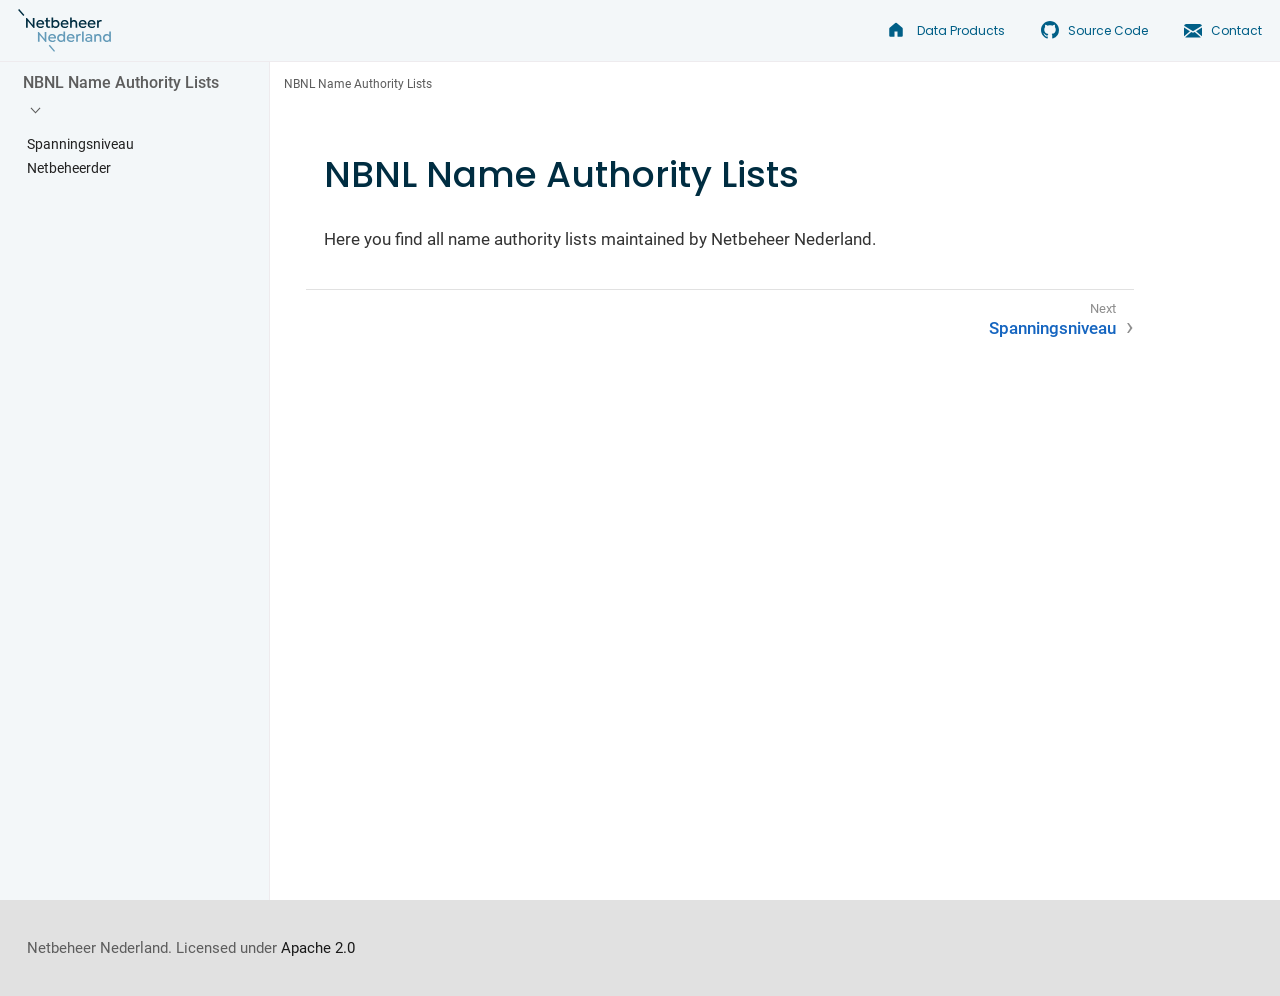
<file: docs/index.html>
<!DOCTYPE html>
<html lang="en">
  <head>
    <meta charset="utf-8">
    <meta name="viewport" content="width=device-width,initial-scale=1">
    <title>NBNL Name Authority Lists</title>
    <link rel="canonical" href="https://modellen.netbeheernederland.nl/name-authority-lists/index.html">
    <link rel="next" href="spanningsniveau.html">
    <meta name="generator" content="Antora 3.2.0">
    <link rel="stylesheet" href="./_/css/site.css">
    <link rel="icon" href="./_/img/favicon.png" type="image/png">
  </head>
  <body class="article">
<header class="header">
  <nav class="navbar">
    <div class="navbar-brand">
      <a class="navbar-item" href="https://modellen.netbeheernederland.nl">
        <img id="site-logo" alt="" src="./_/img/logo.svg" />
      </a>
      <button class="navbar-burger" aria-controls="topbar-nav" aria-expanded="false" aria-label="Toggle main menu">
        <span></span>
        <span></span>
        <span></span>
      </button>
    </div>
    <div id="topbar-nav" class="navbar-menu">
      <div class="navbar-end">
        <a class="navbar-item" href="https://modellen.netbeheernederland.nl/data-products"><svg xmlns="http://www.w3.org/2000/svg" fill="currentColor" style="height:1rem; margin-right:0.5em; margin-bottom:0.1rem" width="24" height="24" viewBox="0 0 24 24"><path d="M12.97 2.59a1.5 1.5 0 0 0-1.94 0l-7.5 6.363A1.5 1.5 0 0 0 3 10.097V19.5A1.5 1.5 0 0 0 4.5 21h4.75a.75.75 0 0 0 .75-.75V14h4v6.25c0 .414.336.75.75.75h4.75a1.5 1.5 0 0 0 1.5-1.5v-9.403a1.5 1.5 0 0 0-.53-1.144l-7.5-6.363Z"/></svg>&nbsp;Data Products</a>
        <a class="navbar-item" href="https://github.com/Netbeheer-Nederland/name-authority-lists"><svg xmlns="http://www.w3.org/2000/svg" viewBox="0 0 24 24" fill="currentColor" style="height:1rem; margin-right:0.5em; margin-bottom:0.1rem"><path d="M12 0C5.37 0 0 5.37 0 12c0 5.31 3.435 9.795 8.205 11.385.6.105.825-.255.825-.57 0-.285-.015-1.05-.015-2.07-3.345.72-4.05-1.605-4.05-1.605-.54-1.38-1.335-1.755-1.335-1.755-1.095-.75.09-.735.09-.735 1.215.09 1.845 1.245 1.845 1.245 1.08 1.86 2.835 1.32 3.525 1.005.105-.78.42-1.32.765-1.62-2.67-.3-5.475-1.335-5.475-5.925 0-1.305.465-2.385 1.23-3.225-.12-.3-.54-1.53.12-3.18 0 0 1.005-.315 3.3 1.23.96-.27 1.98-.405 3-.405 1.02 0 2.04.135 3 .405 2.28-1.56 3.285-1.245 3.285-1.245.66 1.65.24 2.88.12 3.18.765.84 1.23 1.905 1.23 3.225 0 4.605-2.805 5.625-5.475 5.925.435.375.81 1.095.81 2.22 0 1.605-.015 2.895-.015 3.285 0 .315.225.69.825.57A12.02 12.02 0 0 0 24 12c0-6.63-5.37-12-12-12z"></path></svg>&nbsp;Source Code</a>
        <a class="navbar-item" href="mailto:teamsemantiek@netbeheernederland.nl"><svg xmlns="http://www.w3.org/2000/svg" viewBox="0 0 24 24" fill="currentColor" style="height:1rem; margin-right:0.5em; margin-bottom:0.1rem"><path d="M16.067,13.6l7.685,6.587A2.968,2.968,0,0,0,24,19V8.549Z"></path><path d="M12.538,13.473,23.892,6.247A3,3,0,0,0,21,4H3A3,3,0,0,0,.108,6.247l11.355,7.226A1.006,1.006,0,0,0,12.538,13.473Z"></path><path d="M0,8.549V19a2.968,2.968,0,0,0,.248,1.185L7.933,13.6Z"></path><path d="M14.314,14.714l-.7.447a3.016,3.016,0,0,1-3.221,0l-.7-.448c-.015.014-.021.033-.036.046L1.618,21.645A2.953,2.953,0,0,0,3,22H21a2.957,2.957,0,0,0,1.383-.355L14.35,14.759C14.334,14.746,14.328,14.727,14.314,14.714Z"></path></svg>&nbsp;Contact</a>
      </div>
    </div>
  </nav>
</header>
<div class="body">
<div class="nav-container" data-component="ROOT" data-version="">
  <aside class="nav">
    <div class="panels">
<div class="nav-panel-explore" data-panel="explore">
  <div class="context">
    <h3 class="title"><a href="index.html">NBNL Name Authority Lists</a></h3>
    <div class="version"></div>
  </div>
  <ul class="components">
    <li class="component is-current">
      <div class="title"><a href="index.html">NBNL Name Authority Lists</a></div>
    </li>
  </ul>
</div>
<div class="nav-panel-menu is-active" data-panel="menu">
  <nav class="nav-menu">
    <button class="nav-menu-toggle" aria-label="Toggle expand/collapse all" style="display: none"></button>
<ul class="nav-list">
  <li class="nav-item" data-depth="0">
<ul class="nav-list">
  <li class="nav-item" data-depth="1">
    <a class="nav-link" href="spanningsniveau.html">Spanningsniveau</a>
  </li>
  <li class="nav-item" data-depth="1">
    <a class="nav-link" href="netbeheerder.html">Netbeheerder</a>
  </li>
</ul>
  </li>
</ul>
  </nav>
</div>
    </div>
  </aside>
</div>
<main class="article">
<div class="toolbar" role="navigation">
<button class="nav-toggle"></button>
<nav class="breadcrumbs" aria-label="breadcrumbs">
  <ul>
    <li><a href="index.html">NBNL Name Authority Lists</a></li>
  </ul>
</nav>
</div>
  <div class="content">
<aside class="toc sidebar" data-title="Contents" data-levels="2">
  <div class="toc-menu"></div>
</aside>
<article class="doc">
<h1 class="page">NBNL Name Authority Lists</h1>
<div class="paragraph">
<p>Here you find all name authority lists maintained by Netbeheer Nederland.</p>
</div>
<nav class="pagination">
  <span class="next"><a href="spanningsniveau.html">Spanningsniveau</a></span>
</nav>
</article>
  </div>
</main>
</div>
<footer class="footer">
  <p>Netbeheer Nederland. Licensed under <a href="https://www.apache.org/licenses/LICENSE-2.0.txt">Apache 2.0</a></p>
</footer>
<script id="site-script" src="./_/js/site.js" data-ui-root-path="./_"></script>
<script async src="./_/js/vendor/highlight.js"></script>
  </body>
</html>
</file>
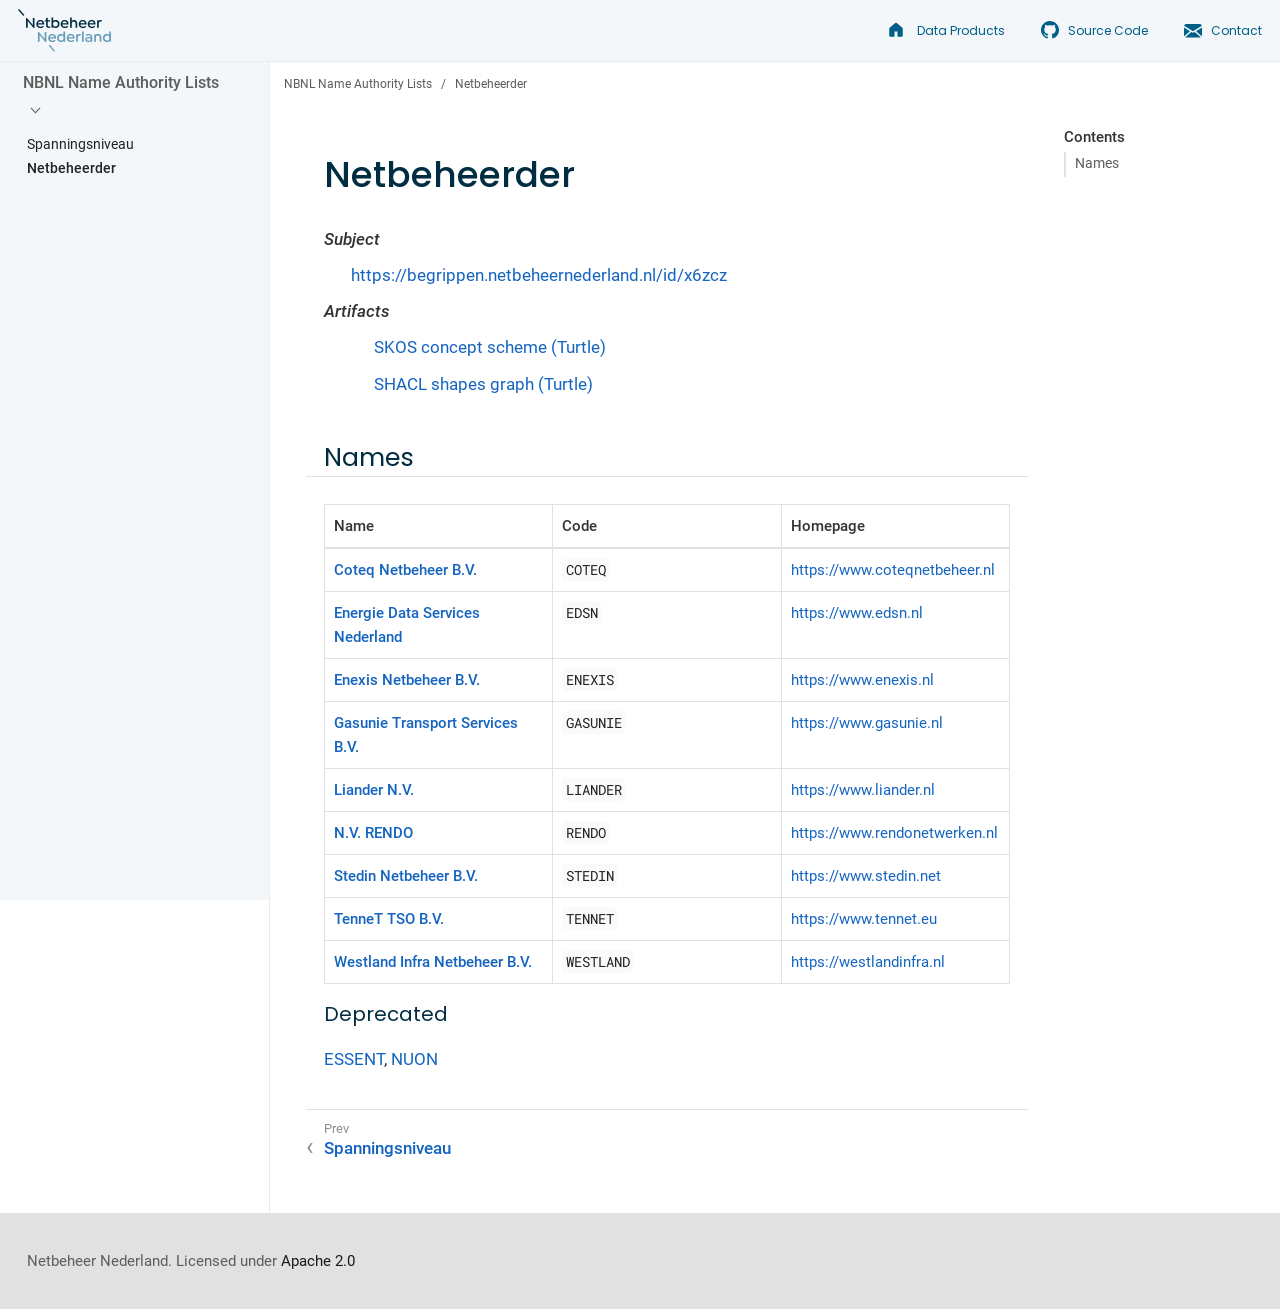
<file: docs/netbeheerder.html>
<!DOCTYPE html>
<html lang="en">
  <head>
    <meta charset="utf-8">
    <meta name="viewport" content="width=device-width,initial-scale=1">
    <title>Netbeheerder</title>
    <link rel="canonical" href="https://modellen.netbeheernederland.nl/name-authority-lists/netbeheerder.html">
    <link rel="prev" href="spanningsniveau.html">
    <meta name="generator" content="Antora 3.2.0">
    <link rel="stylesheet" href="./_/css/site.css">
    <link rel="icon" href="./_/img/favicon.png" type="image/png">
  </head>
  <body class="article">
<header class="header">
  <nav class="navbar">
    <div class="navbar-brand">
      <a class="navbar-item" href="https://modellen.netbeheernederland.nl">
        <img id="site-logo" alt="" src="./_/img/logo.svg" />
      </a>
      <button class="navbar-burger" aria-controls="topbar-nav" aria-expanded="false" aria-label="Toggle main menu">
        <span></span>
        <span></span>
        <span></span>
      </button>
    </div>
    <div id="topbar-nav" class="navbar-menu">
      <div class="navbar-end">
        <a class="navbar-item" href="https://modellen.netbeheernederland.nl/data-products"><svg xmlns="http://www.w3.org/2000/svg" fill="currentColor" style="height:1rem; margin-right:0.5em; margin-bottom:0.1rem" width="24" height="24" viewBox="0 0 24 24"><path d="M12.97 2.59a1.5 1.5 0 0 0-1.94 0l-7.5 6.363A1.5 1.5 0 0 0 3 10.097V19.5A1.5 1.5 0 0 0 4.5 21h4.75a.75.75 0 0 0 .75-.75V14h4v6.25c0 .414.336.75.75.75h4.75a1.5 1.5 0 0 0 1.5-1.5v-9.403a1.5 1.5 0 0 0-.53-1.144l-7.5-6.363Z"/></svg>&nbsp;Data Products</a>
        <a class="navbar-item" href="https://github.com/Netbeheer-Nederland/name-authority-lists"><svg xmlns="http://www.w3.org/2000/svg" viewBox="0 0 24 24" fill="currentColor" style="height:1rem; margin-right:0.5em; margin-bottom:0.1rem"><path d="M12 0C5.37 0 0 5.37 0 12c0 5.31 3.435 9.795 8.205 11.385.6.105.825-.255.825-.57 0-.285-.015-1.05-.015-2.07-3.345.72-4.05-1.605-4.05-1.605-.54-1.38-1.335-1.755-1.335-1.755-1.095-.75.09-.735.09-.735 1.215.09 1.845 1.245 1.845 1.245 1.08 1.86 2.835 1.32 3.525 1.005.105-.78.42-1.32.765-1.62-2.67-.3-5.475-1.335-5.475-5.925 0-1.305.465-2.385 1.23-3.225-.12-.3-.54-1.53.12-3.18 0 0 1.005-.315 3.3 1.23.96-.27 1.98-.405 3-.405 1.02 0 2.04.135 3 .405 2.28-1.56 3.285-1.245 3.285-1.245.66 1.65.24 2.88.12 3.18.765.84 1.23 1.905 1.23 3.225 0 4.605-2.805 5.625-5.475 5.925.435.375.81 1.095.81 2.22 0 1.605-.015 2.895-.015 3.285 0 .315.225.69.825.57A12.02 12.02 0 0 0 24 12c0-6.63-5.37-12-12-12z"></path></svg>&nbsp;Source Code</a>
        <a class="navbar-item" href="mailto:teamsemantiek@netbeheernederland.nl"><svg xmlns="http://www.w3.org/2000/svg" viewBox="0 0 24 24" fill="currentColor" style="height:1rem; margin-right:0.5em; margin-bottom:0.1rem"><path d="M16.067,13.6l7.685,6.587A2.968,2.968,0,0,0,24,19V8.549Z"></path><path d="M12.538,13.473,23.892,6.247A3,3,0,0,0,21,4H3A3,3,0,0,0,.108,6.247l11.355,7.226A1.006,1.006,0,0,0,12.538,13.473Z"></path><path d="M0,8.549V19a2.968,2.968,0,0,0,.248,1.185L7.933,13.6Z"></path><path d="M14.314,14.714l-.7.447a3.016,3.016,0,0,1-3.221,0l-.7-.448c-.015.014-.021.033-.036.046L1.618,21.645A2.953,2.953,0,0,0,3,22H21a2.957,2.957,0,0,0,1.383-.355L14.35,14.759C14.334,14.746,14.328,14.727,14.314,14.714Z"></path></svg>&nbsp;Contact</a>
      </div>
    </div>
  </nav>
</header>
<div class="body">
<div class="nav-container" data-component="ROOT" data-version="">
  <aside class="nav">
    <div class="panels">
<div class="nav-panel-explore" data-panel="explore">
  <div class="context">
    <h3 class="title"><a href="index.html">NBNL Name Authority Lists</a></h3>
    <div class="version"></div>
  </div>
  <ul class="components">
    <li class="component is-current">
      <div class="title"><a href="index.html">NBNL Name Authority Lists</a></div>
    </li>
  </ul>
</div>
<div class="nav-panel-menu is-active" data-panel="menu">
  <nav class="nav-menu">
    <button class="nav-menu-toggle" aria-label="Toggle expand/collapse all" style="display: none"></button>
<ul class="nav-list">
  <li class="nav-item" data-depth="0">
<ul class="nav-list">
  <li class="nav-item" data-depth="1">
    <a class="nav-link" href="spanningsniveau.html">Spanningsniveau</a>
  </li>
  <li class="nav-item is-current-page" data-depth="1">
    <a class="nav-link" href="netbeheerder.html">Netbeheerder</a>
  </li>
</ul>
  </li>
</ul>
  </nav>
</div>
    </div>
  </aside>
</div>
<main class="article">
<div class="toolbar" role="navigation">
<button class="nav-toggle"></button>
<nav class="breadcrumbs" aria-label="breadcrumbs">
  <ul>
    <li><a href="index.html">NBNL Name Authority Lists</a></li>
    <li><a href="netbeheerder.html">Netbeheerder</a></li>
  </ul>
</nav>
</div>
  <div class="content">
<aside class="toc sidebar" data-title="Contents" data-levels="2">
  <div class="toc-menu"></div>
</aside>
<article class="doc">
<h1 class="page">Netbeheerder</h1>
<div id="preamble">
<div class="sectionbody">
<div class="dlist">
<dl>
<dt class="hdlist1">Subject</dt>
<dd>
<p><a href="https://begrippen.netbeheernederland.nl/id/x6zcz" class="bare">https://begrippen.netbeheernederland.nl/id/x6zcz</a></p>
</dd>
<dt class="hdlist1">Artifacts</dt>
<dd>
<div class="ulist no-bullet">
<ul class="no-bullet">
<li>
<p><a href="_attachments/netbeheerder.skos.ttl" class="xref attachment" target="read-later">SKOS concept scheme (Turtle)</a></p>
</li>
<li>
<p><a href="_attachments/netbeheerder.shacl.ttl" class="xref attachment" target="read-later">SHACL shapes graph (Turtle)</a></p>
</li>
</ul>
</div>
</dd>
</dl>
</div>
</div>
</div>
<div class="sect1">
<h2 id="_names"><a class="anchor" href="#_names"></a>Names</h2>
<div class="sectionbody">
<table class="tableblock frame-all grid-all stretch">
<colgroup>
<col style="width: 33.3333%;">
<col style="width: 33.3333%;">
<col style="width: 33.3334%;">
</colgroup>
<thead>
<tr>
<th class="tableblock halign-left valign-top">Name</th>
<th class="tableblock halign-left valign-top">Code</th>
<th class="tableblock halign-left valign-top">Homepage</th>
</tr>
</thead>
<tbody>
<tr>
<td class="tableblock halign-left valign-top"><p class="tableblock"><a id="COTEQ"></a><a href="https://modellen.netbeheernederland.nl/name-authority-lists/netbeheerder#COTEQ"><strong>Coteq Netbeheer B.V.</strong></a></p></td>
<td class="tableblock halign-left valign-top"><p class="tableblock"><code>COTEQ</code></p></td>
<td class="tableblock halign-left valign-top"><p class="tableblock"><a href="https://www.coteqnetbeheer.nl" class="bare">https://www.coteqnetbeheer.nl</a></p></td>
</tr>
<tr>
<td class="tableblock halign-left valign-top"><p class="tableblock"><a id="EDSN"></a><a href="https://modellen.netbeheernederland.nl/name-authority-lists/netbeheerder#EDSN"><strong>Energie Data Services Nederland</strong></a></p></td>
<td class="tableblock halign-left valign-top"><p class="tableblock"><code>EDSN</code></p></td>
<td class="tableblock halign-left valign-top"><p class="tableblock"><a href="https://www.edsn.nl" class="bare">https://www.edsn.nl</a></p></td>
</tr>
<tr>
<td class="tableblock halign-left valign-top"><p class="tableblock"><a id="ENEXIS"></a><a href="https://modellen.netbeheernederland.nl/name-authority-lists/netbeheerder#ENEXIS"><strong>Enexis Netbeheer B.V.</strong></a></p></td>
<td class="tableblock halign-left valign-top"><p class="tableblock"><code>ENEXIS</code></p></td>
<td class="tableblock halign-left valign-top"><p class="tableblock"><a href="https://www.enexis.nl" class="bare">https://www.enexis.nl</a></p></td>
</tr>
<tr>
<td class="tableblock halign-left valign-top"><p class="tableblock"><a id="GASUNIE"></a><a href="https://modellen.netbeheernederland.nl/name-authority-lists/netbeheerder#GASUNIE"><strong>Gasunie Transport Services B.V.</strong></a></p></td>
<td class="tableblock halign-left valign-top"><p class="tableblock"><code>GASUNIE</code></p></td>
<td class="tableblock halign-left valign-top"><p class="tableblock"><a href="https://www.gasunie.nl" class="bare">https://www.gasunie.nl</a></p></td>
</tr>
<tr>
<td class="tableblock halign-left valign-top"><p class="tableblock"><a id="LIANDER"></a><a href="https://modellen.netbeheernederland.nl/name-authority-lists/netbeheerder#LIANDER"><strong>Liander N.V.</strong></a></p></td>
<td class="tableblock halign-left valign-top"><p class="tableblock"><code>LIANDER</code></p></td>
<td class="tableblock halign-left valign-top"><p class="tableblock"><a href="https://www.liander.nl" class="bare">https://www.liander.nl</a></p></td>
</tr>
<tr>
<td class="tableblock halign-left valign-top"><p class="tableblock"><a id="RENDO"></a><a href="https://modellen.netbeheernederland.nl/name-authority-lists/netbeheerder#RENDO"><strong>N.V. RENDO</strong></a></p></td>
<td class="tableblock halign-left valign-top"><p class="tableblock"><code>RENDO</code></p></td>
<td class="tableblock halign-left valign-top"><p class="tableblock"><a href="https://www.rendonetwerken.nl" class="bare">https://www.rendonetwerken.nl</a></p></td>
</tr>
<tr>
<td class="tableblock halign-left valign-top"><p class="tableblock"><a id="STEDIN"></a><a href="https://modellen.netbeheernederland.nl/name-authority-lists/netbeheerder#STEDIN"><strong>Stedin Netbeheer B.V.</strong></a></p></td>
<td class="tableblock halign-left valign-top"><p class="tableblock"><code>STEDIN</code></p></td>
<td class="tableblock halign-left valign-top"><p class="tableblock"><a href="https://www.stedin.net" class="bare">https://www.stedin.net</a></p></td>
</tr>
<tr>
<td class="tableblock halign-left valign-top"><p class="tableblock"><a id="TENNET"></a><a href="https://modellen.netbeheernederland.nl/name-authority-lists/netbeheerder#TENNET"><strong>TenneT TSO B.V.</strong></a></p></td>
<td class="tableblock halign-left valign-top"><p class="tableblock"><code>TENNET</code></p></td>
<td class="tableblock halign-left valign-top"><p class="tableblock"><a href="https://www.tennet.eu" class="bare">https://www.tennet.eu</a></p></td>
</tr>
<tr>
<td class="tableblock halign-left valign-top"><p class="tableblock"><a id="WESTLAND"></a><a href="https://modellen.netbeheernederland.nl/name-authority-lists/netbeheerder#WESTLAND"><strong>Westland Infra Netbeheer B.V.</strong></a></p></td>
<td class="tableblock halign-left valign-top"><p class="tableblock"><code>WESTLAND</code></p></td>
<td class="tableblock halign-left valign-top"><p class="tableblock"><a href="https://westlandinfra.nl" class="bare">https://westlandinfra.nl</a></p></td>
</tr>
</tbody>
</table>
<h3 id="_deprecated" class="discrete">Deprecated</h3>
<div class="paragraph">
<p><a href="https://modellen.netbeheernederland.nl/name-authority-lists/netbeheerder#ESSENT">ESSENT</a>,
<a href="https://modellen.netbeheernederland.nl/name-authority-lists/netbeheerder#NUON">NUON</a></p>
</div>
</div>
</div>
<nav class="pagination">
  <span class="prev"><a href="spanningsniveau.html">Spanningsniveau</a></span>
</nav>
</article>
  </div>
</main>
</div>
<footer class="footer">
  <p>Netbeheer Nederland. Licensed under <a href="https://www.apache.org/licenses/LICENSE-2.0.txt">Apache 2.0</a></p>
</footer>
<script id="site-script" src="./_/js/site.js" data-ui-root-path="./_"></script>
<script async src="./_/js/vendor/highlight.js"></script>
  </body>
</html>
</file>
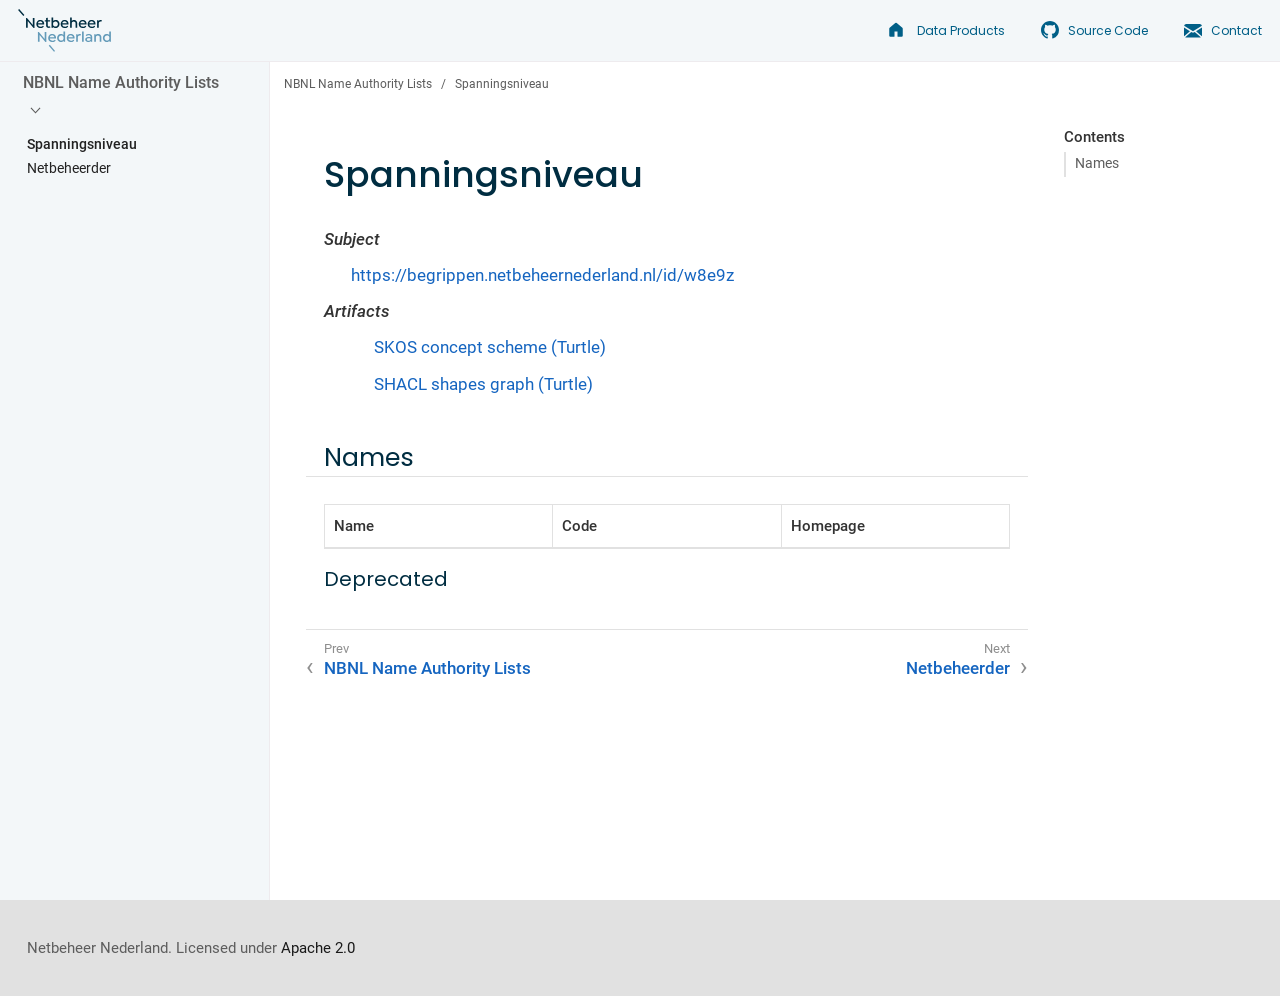
<file: docs/spanningsniveau.html>
<!DOCTYPE html>
<html lang="en">
  <head>
    <meta charset="utf-8">
    <meta name="viewport" content="width=device-width,initial-scale=1">
    <title>Spanningsniveau</title>
    <link rel="canonical" href="https://modellen.netbeheernederland.nl/name-authority-lists/spanningsniveau.html">
    <link rel="prev" href="index.html">
    <link rel="next" href="netbeheerder.html">
    <meta name="generator" content="Antora 3.2.0">
    <link rel="stylesheet" href="./_/css/site.css">
    <link rel="icon" href="./_/img/favicon.png" type="image/png">
  </head>
  <body class="article">
<header class="header">
  <nav class="navbar">
    <div class="navbar-brand">
      <a class="navbar-item" href="https://modellen.netbeheernederland.nl">
        <img id="site-logo" alt="" src="./_/img/logo.svg" />
      </a>
      <button class="navbar-burger" aria-controls="topbar-nav" aria-expanded="false" aria-label="Toggle main menu">
        <span></span>
        <span></span>
        <span></span>
      </button>
    </div>
    <div id="topbar-nav" class="navbar-menu">
      <div class="navbar-end">
        <a class="navbar-item" href="https://modellen.netbeheernederland.nl/data-products"><svg xmlns="http://www.w3.org/2000/svg" fill="currentColor" style="height:1rem; margin-right:0.5em; margin-bottom:0.1rem" width="24" height="24" viewBox="0 0 24 24"><path d="M12.97 2.59a1.5 1.5 0 0 0-1.94 0l-7.5 6.363A1.5 1.5 0 0 0 3 10.097V19.5A1.5 1.5 0 0 0 4.5 21h4.75a.75.75 0 0 0 .75-.75V14h4v6.25c0 .414.336.75.75.75h4.75a1.5 1.5 0 0 0 1.5-1.5v-9.403a1.5 1.5 0 0 0-.53-1.144l-7.5-6.363Z"/></svg>&nbsp;Data Products</a>
        <a class="navbar-item" href="https://github.com/Netbeheer-Nederland/name-authority-lists"><svg xmlns="http://www.w3.org/2000/svg" viewBox="0 0 24 24" fill="currentColor" style="height:1rem; margin-right:0.5em; margin-bottom:0.1rem"><path d="M12 0C5.37 0 0 5.37 0 12c0 5.31 3.435 9.795 8.205 11.385.6.105.825-.255.825-.57 0-.285-.015-1.05-.015-2.07-3.345.72-4.05-1.605-4.05-1.605-.54-1.38-1.335-1.755-1.335-1.755-1.095-.75.09-.735.09-.735 1.215.09 1.845 1.245 1.845 1.245 1.08 1.86 2.835 1.32 3.525 1.005.105-.78.42-1.32.765-1.62-2.67-.3-5.475-1.335-5.475-5.925 0-1.305.465-2.385 1.23-3.225-.12-.3-.54-1.53.12-3.18 0 0 1.005-.315 3.3 1.23.96-.27 1.98-.405 3-.405 1.02 0 2.04.135 3 .405 2.28-1.56 3.285-1.245 3.285-1.245.66 1.65.24 2.88.12 3.18.765.84 1.23 1.905 1.23 3.225 0 4.605-2.805 5.625-5.475 5.925.435.375.81 1.095.81 2.22 0 1.605-.015 2.895-.015 3.285 0 .315.225.69.825.57A12.02 12.02 0 0 0 24 12c0-6.63-5.37-12-12-12z"></path></svg>&nbsp;Source Code</a>
        <a class="navbar-item" href="mailto:teamsemantiek@netbeheernederland.nl"><svg xmlns="http://www.w3.org/2000/svg" viewBox="0 0 24 24" fill="currentColor" style="height:1rem; margin-right:0.5em; margin-bottom:0.1rem"><path d="M16.067,13.6l7.685,6.587A2.968,2.968,0,0,0,24,19V8.549Z"></path><path d="M12.538,13.473,23.892,6.247A3,3,0,0,0,21,4H3A3,3,0,0,0,.108,6.247l11.355,7.226A1.006,1.006,0,0,0,12.538,13.473Z"></path><path d="M0,8.549V19a2.968,2.968,0,0,0,.248,1.185L7.933,13.6Z"></path><path d="M14.314,14.714l-.7.447a3.016,3.016,0,0,1-3.221,0l-.7-.448c-.015.014-.021.033-.036.046L1.618,21.645A2.953,2.953,0,0,0,3,22H21a2.957,2.957,0,0,0,1.383-.355L14.35,14.759C14.334,14.746,14.328,14.727,14.314,14.714Z"></path></svg>&nbsp;Contact</a>
      </div>
    </div>
  </nav>
</header>
<div class="body">
<div class="nav-container" data-component="ROOT" data-version="">
  <aside class="nav">
    <div class="panels">
<div class="nav-panel-explore" data-panel="explore">
  <div class="context">
    <h3 class="title"><a href="index.html">NBNL Name Authority Lists</a></h3>
    <div class="version"></div>
  </div>
  <ul class="components">
    <li class="component is-current">
      <div class="title"><a href="index.html">NBNL Name Authority Lists</a></div>
    </li>
  </ul>
</div>
<div class="nav-panel-menu is-active" data-panel="menu">
  <nav class="nav-menu">
    <button class="nav-menu-toggle" aria-label="Toggle expand/collapse all" style="display: none"></button>
<ul class="nav-list">
  <li class="nav-item" data-depth="0">
<ul class="nav-list">
  <li class="nav-item is-current-page" data-depth="1">
    <a class="nav-link" href="spanningsniveau.html">Spanningsniveau</a>
  </li>
  <li class="nav-item" data-depth="1">
    <a class="nav-link" href="netbeheerder.html">Netbeheerder</a>
  </li>
</ul>
  </li>
</ul>
  </nav>
</div>
    </div>
  </aside>
</div>
<main class="article">
<div class="toolbar" role="navigation">
<button class="nav-toggle"></button>
<nav class="breadcrumbs" aria-label="breadcrumbs">
  <ul>
    <li><a href="index.html">NBNL Name Authority Lists</a></li>
    <li><a href="spanningsniveau.html">Spanningsniveau</a></li>
  </ul>
</nav>
</div>
  <div class="content">
<aside class="toc sidebar" data-title="Contents" data-levels="2">
  <div class="toc-menu"></div>
</aside>
<article class="doc">
<h1 class="page">Spanningsniveau</h1>
<div id="preamble">
<div class="sectionbody">
<div class="dlist">
<dl>
<dt class="hdlist1">Subject</dt>
<dd>
<p><a href="https://begrippen.netbeheernederland.nl/id/w8e9z" class="bare">https://begrippen.netbeheernederland.nl/id/w8e9z</a></p>
</dd>
<dt class="hdlist1">Artifacts</dt>
<dd>
<div class="ulist no-bullet">
<ul class="no-bullet">
<li>
<p><a href="_attachments/spanningsniveau.skos.ttl" class="xref attachment" target="read-later">SKOS concept scheme (Turtle)</a></p>
</li>
<li>
<p><a href="_attachments/spanningsniveau.shacl.ttl" class="xref attachment" target="read-later">SHACL shapes graph (Turtle)</a></p>
</li>
</ul>
</div>
</dd>
</dl>
</div>
</div>
</div>
<div class="sect1">
<h2 id="_names"><a class="anchor" href="#_names"></a>Names</h2>
<div class="sectionbody">
<table class="tableblock frame-all grid-all stretch">
<colgroup>
<col style="width: 33.3333%;">
<col style="width: 33.3333%;">
<col style="width: 33.3334%;">
</colgroup>
<thead>
<tr>
<th class="tableblock halign-left valign-top">Name</th>
<th class="tableblock halign-left valign-top">Code</th>
<th class="tableblock halign-left valign-top">Homepage</th>
</tr>
</thead>
</table>
<h3 id="_deprecated" class="discrete">Deprecated</h3>
</div>
</div>
<nav class="pagination">
  <span class="prev"><a href="index.html">NBNL Name Authority Lists</a></span>
  <span class="next"><a href="netbeheerder.html">Netbeheerder</a></span>
</nav>
</article>
  </div>
</main>
</div>
<footer class="footer">
  <p>Netbeheer Nederland. Licensed under <a href="https://www.apache.org/licenses/LICENSE-2.0.txt">Apache 2.0</a></p>
</footer>
<script id="site-script" src="./_/js/site.js" data-ui-root-path="./_"></script>
<script async src="./_/js/vendor/highlight.js"></script>
  </body>
</html>
</file>
<file: docs/_/css/site.css>
@font-face{font-family:Roboto;font-style:normal;font-weight:400;src:url(../font/roboto-latin-400-normal.woff2) format("woff2"),url(../font/roboto-latin-400-normal.woff) format("woff");unicode-range:U+00??,U+0131,U+0152-0153,U+02bb-02bc,U+02c6,U+02da,U+02dc,U+2000-206f,U+2074,U+20ac,U+2122,U+2191,U+2193,U+2212,U+2215,U+feff,U+fffd}@font-face{font-family:Roboto;font-style:normal;font-weight:400;src:url(../font/roboto-cyrillic-400-normal.woff2) format("woff2");unicode-range:U+0301,U+0400-045f,U+0490-0491,U+04b0-04b1,U+2116}@font-face{font-family:Roboto;font-style:italic;font-weight:400;src:url(../font/roboto-latin-400-italic.woff2) format("woff2"),url(../font/roboto-latin-400-italic.woff) format("woff");unicode-range:U+00??,U+0131,U+0152-0153,U+02bb-02bc,U+02c6,U+02da,U+02dc,U+2000-206f,U+2074,U+20ac,U+2122,U+2191,U+2193,U+2212,U+2215,U+feff,U+fffd}@font-face{font-family:Roboto;font-style:italic;font-weight:400;src:url(../font/roboto-cyrillic-400-italic.woff2) format("woff2");unicode-range:U+0301,U+0400-045f,U+0490-0491,U+04b0-04b1,U+2116}@font-face{font-family:Roboto;font-style:normal;font-weight:600;src:url(../font/roboto-latin-500-normal.woff2) format("woff2"),url(../font/roboto-latin-500-normal.woff) format("woff");unicode-range:U+00??,U+0131,U+0152-0153,U+02bb-02bc,U+02c6,U+02da,U+02dc,U+2000-206f,U+2074,U+20ac,U+2122,U+2191,U+2193,U+2212,U+2215,U+feff,U+fffd}@font-face{font-family:Roboto;font-style:normal;font-weight:600;src:url(../font/roboto-cyrillic-500-normal.woff2) format("woff2");unicode-range:U+0301,U+0400-045f,U+0490-0491,U+04b0-04b1,U+2116}@font-face{font-family:Roboto;font-style:italic;font-weight:600;src:url(../font/roboto-latin-500-italic.woff2) format("woff2"),url(../font/roboto-latin-500-italic.woff) format("woff");unicode-range:U+00??,U+0131,U+0152-0153,U+02bb-02bc,U+02c6,U+02da,U+02dc,U+2000-206f,U+2074,U+20ac,U+2122,U+2191,U+2193,U+2212,U+2215,U+feff,U+fffd}@font-face{font-family:Roboto;font-style:italic;font-weight:600;src:url(../font/roboto-cyrillic-500-italic.woff2) format("woff2");unicode-range:U+0301,U+0400-045f,U+0490-0491,U+04b0-04b1,U+2116}@font-face{font-family:Roboto Mono;font-style:normal;font-weight:400;src:url(../font/roboto-mono-latin-400-normal.woff2) format("woff2"),url(../font/roboto-mono-latin-400-normal.woff) format("woff");unicode-range:U+00??,U+0131,U+0152-0153,U+02bb-02bc,U+02c6,U+02da,U+02dc,U+2000-206f,U+2074,U+20ac,U+2122,U+2191,U+2193,U+2212,U+2215,U+feff,U+fffd}@font-face{font-family:Roboto Mono;font-style:normal;font-weight:600;src:url(../font/roboto-mono-latin-500-normal.woff2) format("woff2"),url(../font/roboto-mono-latin-500-normal.woff) format("woff");unicode-range:U+00??,U+0131,U+0152-0153,U+02bb-02bc,U+02c6,U+02da,U+02dc,U+2000-206f,U+2074,U+20ac,U+2122,U+2191,U+2193,U+2212,U+2215,U+feff,U+fffd}@font-face{font-family:Poppins;font-style:normal;font-weight:400;src:url(../font/poppins-latin-400-normal.woff2) format("woff2"),url(../font/poppins-latin-400-normal.woff) format("woff");unicode-range:U+00??,U+0131,U+0152-0153,U+02bb-02bc,U+02c6,U+02da,U+02dc,U+0304,U+0308,U+0329,U+2000-206f,U+20ac,U+2122,U+2191,U+2193,U+2212,U+2215,U+feff,U+fffd}@font-face{font-family:Poppins;font-style:normal;font-weight:500;src:url(../font/poppins-latin-500-normal.woff2) format("woff2"),url(../font/poppins-latin-500-normal.woff) format("woff");unicode-range:U+00??,U+0131,U+0152-0153,U+02bb-02bc,U+02c6,U+02da,U+02dc,U+0304,U+0308,U+0329,U+2000-206f,U+20ac,U+2122,U+2191,U+2193,U+2212,U+2215,U+feff,U+fffd}@font-face{font-family:Poppins;font-style:normal;font-weight:600;src:url(../font/poppins-latin-600-normal.woff2) format("woff2"),url(../font/poppins-latin-600-normal.woff) format("woff");unicode-range:U+00??,U+0131,U+0152-0153,U+02bb-02bc,U+02c6,U+02da,U+02dc,U+0304,U+0308,U+0329,U+2000-206f,U+20ac,U+2122,U+2191,U+2193,U+2212,U+2215,U+feff,U+fffd}@font-face{font-family:Poppins;font-style:normal;font-weight:700;src:url(../font/poppins-latin-700-normal.woff2) format("woff2"),url(../font/poppins-latin-700-normal.woff) format("woff");unicode-range:U+00??,U+0131,U+0152-0153,U+02bb-02bc,U+02c6,U+02da,U+02dc,U+0304,U+0308,U+0329,U+2000-206f,U+20ac,U+2122,U+2191,U+2193,U+2212,U+2215,U+feff,U+fffd}*,::after,::before{-webkit-box-sizing:inherit;box-sizing:inherit}html{-webkit-box-sizing:border-box;box-sizing:border-box;font-size:1.0625em;height:100%;scroll-behavior:smooth}@media screen and (min-width:1024px){html{font-size:1.125em}}body{background:#fff;color:#222;font-family:Roboto,sans-serif;line-height:1.15;margin:0;-moz-tab-size:4;-o-tab-size:4;tab-size:4;word-wrap:anywhere}a{text-decoration:none}a:hover{text-decoration:underline}a:active{background-color:none}code,kbd,pre{font-family:Roboto Mono,monospace}b,dt,strong,th{font-weight:600}sub,sup{font-size:75%;line-height:0;position:relative;vertical-align:baseline}sub{bottom:-.25em}sup{top:-.5em}em em{font-style:normal}strong strong{font-weight:400}button{cursor:pointer;font-family:inherit;font-size:1em;line-height:1.15;margin:0}button::-moz-focus-inner{border:none;padding:0}summary{cursor:pointer;-webkit-tap-highlight-color:transparent;outline:none}table{border-collapse:collapse;word-wrap:normal}object[type="image/svg+xml"]:not([width]){width:-webkit-fit-content;width:-moz-fit-content;width:fit-content}.hide,.is-hidden{display:none!important}::-webkit-input-placeholder{opacity:.5}::-moz-placeholder{opacity:.5}:-ms-input-placeholder{opacity:.5}::-ms-input-placeholder{opacity:.5}::placeholder{opacity:.5}@media (pointer:fine){@supports (scrollbar-width:thin){html{scrollbar-color:#c1c1c1 #fafafa}body *{scrollbar-width:thin;scrollbar-color:#c1c1c1 transparent}}html::-webkit-scrollbar{background-color:#fafafa;height:12px;width:12px}body ::-webkit-scrollbar{height:6px;width:6px}::-webkit-scrollbar-thumb{background-clip:padding-box;background-color:#c1c1c1;border:3px solid transparent;border-radius:12px}body ::-webkit-scrollbar-thumb{border-width:1.75px;border-radius:6px}::-webkit-scrollbar-thumb:hover{background-color:#9c9c9c}}.doc code{padding:0}@media screen and (min-width:1024px){.body{display:-webkit-box;display:-ms-flexbox;display:flex}}@media screen and (max-width:1023.5px){html.is-clipped--nav{overflow-y:hidden}}.nav-container{position:fixed;top:3.44444rem;left:0;width:100%;font-size:.94444rem;z-index:1;visibility:hidden;border-right:1px solid #eeebee}@media screen and (min-width:769px){.nav-container{width:15rem}}@media screen and (min-width:1024px){.nav-container{font-size:.8rem;-webkit-box-flex:0;-ms-flex:none;flex:none;position:static;top:0;visibility:visible}}.nav-container.is-active{visibility:visible}.nav{background:#f3f7f9;position:relative;top:2.5rem;height:calc(100vh - 5.94444rem)}@media screen and (min-width:769px){.nav{-webkit-box-shadow:.5px 0 3px #c1c1c1;box-shadow:.5px 0 3px #c1c1c1}}@media screen and (min-width:1024px){.nav{top:3.44444rem;-webkit-box-shadow:none;box-shadow:none;position:sticky;height:calc(100vh - 3.44444rem)}}.nav a{color:inherit}.nav .panels{display:-webkit-box;display:-ms-flexbox;display:flex;-webkit-box-orient:vertical;-webkit-box-direction:normal;-ms-flex-direction:column;flex-direction:column;height:inherit}.nav-panel-menu{overflow-y:scroll;-ms-scroll-chaining:none;overscroll-behavior:none;height:calc(100% - 2.5rem)}.nav-panel-menu:only-child{height:100%}.nav-panel-menu:not(.is-active) .nav-menu{opacity:.75}.nav-menu{min-height:100%;padding:.5rem .75rem;line-height:1.15;position:relative}.nav-menu-toggle{background:transparent url(../img/octicons-16.svg#view-unfold) no-repeat 50%/100% 100%;border:none;float:right;height:1em;margin-right:-.5rem;opacity:.75;outline:none;padding:0;position:sticky;top:.65rem;visibility:hidden;width:1em}.nav-menu-toggle.is-active{background-image:url(../img/octicons-16.svg#view-fold)}.nav-panel-menu.is-active:hover .nav-menu-toggle{visibility:visible}.nav-menu h3.title{color:#424242;font-family:Poppins,sans-serif;font-size:.88rem;font-weight:600;margin:0;padding:.25em 0 .125em}.nav-list{list-style:none;margin:0 0 0 .75rem;padding:0}.nav-menu>.nav-list+.nav-list{margin-top:.5rem}.nav-item{margin-top:.5em}.nav-item-toggle~.nav-list{padding-bottom:.125rem}.nav-item[data-depth="0"]>.nav-list:first-child{display:block;margin:0}.nav-item:not(.is-active)>.nav-list{display:none}.nav-item-toggle{background:transparent url(../img/caret.svg) no-repeat 50%/50%;border:none;outline:none;line-height:inherit;padding:0;position:absolute;height:1.15em;width:1.15em;margin-top:-.05em;margin-left:-1.15em}.nav-item.is-active>.nav-item-toggle{-webkit-transform:rotate(90deg);transform:rotate(90deg)}.is-current-page>.nav-link,.is-current-page>.nav-text{font-weight:600}.nav-panel-explore{background:#f3f7f9;display:-webkit-box;display:-ms-flexbox;display:flex;-webkit-box-orient:vertical;-webkit-box-direction:normal;-ms-flex-direction:column;flex-direction:column}.nav-panel-explore:not(:first-child){top:auto;max-height:calc(50% + 2.5rem)}.nav-panel-explore .context{-ms-flex-negative:0;flex-shrink:0;color:#5d5d5d;-webkit-box-shadow:0 -1px 0 #e1e1e1;box-shadow:0 -1px 0 #e1e1e1;padding:0 .5rem;display:-webkit-box;display:-ms-flexbox;display:flex;-webkit-box-orient:vertical;-webkit-box-direction:normal;-ms-flex-direction:column;flex-direction:column;-webkit-box-pack:justify;-ms-flex-pack:justify;justify-content:space-between;line-height:1;margin-bottom:.3rem}.nav-panel-explore:not(:first-child) .context{cursor:pointer}.nav-panel-explore .context .title{font-size:.88rem;font-weight:600;margin:.75rem}.nav-panel-explore .context .version{font-size:.8rem;display:-webkit-box;display:-ms-flexbox;display:flex;padding-left:.75rem;-webkit-box-align:inherit;-ms-flex-align:inherit;align-items:inherit}.nav-panel-explore .context .version::after{content:"";background:url(../img/chevron.svg) no-repeat 100%/auto 100%;width:1.25em;height:.75em}.nav-panel-explore .components{line-height:1.15;-webkit-box-flex:1;-ms-flex-positive:1;flex-grow:1;-webkit-box-shadow:inset 0 1px 5px #e1e1e1;box-shadow:inset 0 1px 5px #e1e1e1;background:#f3f7f9;padding:.75rem .75rem 0;margin:0;overflow-y:scroll;-ms-scroll-chaining:none;overscroll-behavior:none;max-height:100%;display:block}.nav-panel-explore:not(.is-active) .components{display:none}.nav-panel-explore .component{display:block}.nav-panel-explore .component+.component{margin-top:.75rem}.nav-panel-explore .component:last-child{margin-bottom:.75rem}.nav-panel-explore .component .title{font-weight:600;text-indent:.375rem hanging}.nav-panel-explore .versions{display:-webkit-box;display:-ms-flexbox;display:flex;-ms-flex-wrap:wrap;flex-wrap:wrap;padding-left:0;margin:-.125rem -.375rem 0 .375rem;line-height:1;list-style:none}.nav-panel-explore .component .version{margin:.375rem .375rem 0 0}.nav-panel-explore .component .version a{background:#c1c1c1;border-radius:.25rem;white-space:nowrap;padding:.25em .5em;display:inherit;opacity:.75}.nav-panel-explore .component .is-current a{background:#424242;color:#f3f7f9;font-weight:600;opacity:1}.truncate{max-width:50px;white-space:nowrap;overflow:hidden;text-overflow:ellipsis}body.-toc aside.toc.sidebar{display:none}@media screen and (max-width:1023.5px){aside.toc.sidebar{display:none}main>.content{overflow-x:auto}}@media screen and (min-width:1024px){main{-webkit-box-flex:1;-ms-flex:auto;flex:auto;min-width:0}main>.content{display:-webkit-box;display:-ms-flexbox;display:flex}aside.toc.embedded{display:none}aside.toc.sidebar{-webkit-box-flex:0;-ms-flex:0 0 9rem;flex:0 0 9rem;-webkit-box-ordinal-group:2;-ms-flex-order:1;order:1}}@media screen and (min-width:1216px){aside.toc.sidebar{-ms-flex-preferred-size:12rem;flex-basis:12rem}}.toolbar{color:#5d5d5d;-webkit-box-align:center;-ms-flex-align:center;align-items:center;background-color:#fff;-webkit-box-shadow:0 0 0 #e1e1e1;box-shadow:0 0 0 #e1e1e1;display:-webkit-box;display:-ms-flexbox;display:flex;font-size:.67rem;height:2.5rem;-webkit-box-pack:start;-ms-flex-pack:start;justify-content:flex-start;top:3.44444rem;z-index:2}.toolbar a{color:inherit}.nav-toggle{background:url(../img/menu.svg) no-repeat 50% 47.5%;background-size:49%;border:none;outline:none;line-height:inherit;padding:0;height:2.5rem;width:2.5rem;margin-right:-.25rem}@media screen and (min-width:1024px){.nav-toggle{display:none}}.nav-toggle.is-active{background-image:url(../img/back.svg);background-size:41.5%}.home-link{display:block;background:url(../img/home-o.svg) no-repeat 50%;height:1.25rem;width:1.25rem;margin:.625rem}.home-link.is-current,.home-link:hover{background-image:url(../img/home.svg)}.edit-this-page{display:none;padding-right:.5rem}@media screen and (min-width:1024px){.edit-this-page{display:block}}.toolbar .edit-this-page a{color:#8e8e8e}.breadcrumbs{display:none;-webkit-box-flex:1;-ms-flex:1 1;flex:1 1;padding:0 .5rem 0 .75rem;line-height:1.25}@media screen and (min-width:1024px){.breadcrumbs{display:block}}a+.breadcrumbs{padding-left:.05rem}.breadcrumbs ul{display:-webkit-box;display:-ms-flexbox;display:flex;-ms-flex-wrap:wrap;flex-wrap:wrap;margin:0;padding:0;list-style:none}.breadcrumbs li{display:inline;margin:0}.breadcrumbs li::after{content:"/";padding:0 .5rem}.breadcrumbs li:last-of-type::after{content:none}.page-versions{margin:0 .2rem 0 auto;position:relative;line-height:1}@media screen and (min-width:1024px){.page-versions{margin-right:.7rem}}.page-versions .version-menu-toggle{color:inherit;background:url(../img/chevron.svg) no-repeat;background-position:right .5rem top 50%;background-size:auto .75em;border:none;outline:none;line-height:inherit;padding:.5rem 1.5rem .5rem .5rem;position:relative;z-index:3}.page-versions .version-menu{display:-webkit-box;display:-ms-flexbox;display:flex;min-width:100%;-webkit-box-orient:vertical;-webkit-box-direction:normal;-ms-flex-direction:column;flex-direction:column;-webkit-box-align:end;-ms-flex-align:end;align-items:flex-end;background:-webkit-gradient(linear,left top,left bottom,from(#f0f0f0),to(#f0f0f0)) no-repeat;background:linear-gradient(180deg,#f0f0f0 0,#f0f0f0) no-repeat;padding:1.375rem 1.5rem .5rem .5rem;position:absolute;top:0;right:0;white-space:nowrap}.page-versions:not(.is-active) .version-menu{display:none}.page-versions .version{display:block;padding-top:.5rem}.page-versions .version.is-current{display:none}.page-versions .version.is-missing{color:#8e8e8e;font-style:italic;text-decoration:none}.toc-menu{color:#5d5d5d}.toc.sidebar .toc-menu{margin-right:.75rem;position:sticky;top:5.94444rem}.toc .toc-menu h3{color:#333;font-size:.88889rem;font-weight:600;line-height:1.3;margin:0 -.5px;padding-bottom:.25rem}.toc.sidebar .toc-menu h3{display:-webkit-box;display:-ms-flexbox;display:flex;-webkit-box-orient:vertical;-webkit-box-direction:normal;-ms-flex-direction:column;flex-direction:column;height:2.5rem;-webkit-box-pack:end;-ms-flex-pack:end;justify-content:flex-end}.toc .toc-menu ul{font-size:.83333rem;line-height:1.15;list-style:none;margin:0;padding:0}.toc.sidebar .toc-menu ul{max-height:calc(100vh - 8.44444rem);overflow-y:auto;-ms-scroll-chaining:none;overscroll-behavior:none}@supports (scrollbar-width:none){.toc.sidebar .toc-menu ul{scrollbar-width:none}}.toc .toc-menu ul::-webkit-scrollbar{width:0;height:0}@media screen and (min-width:1024px){.toc .toc-menu h3{font-size:.83333rem}.toc .toc-menu ul{font-size:.75rem}.toc .toc-menu li{white-space:nowrap}}.toc .toc-menu li{margin:0}.toc .toc-menu li[data-level="2"] a{padding-left:1.25rem}.toc .toc-menu li[data-level="3"] a{padding-left:2rem}.toc .toc-menu a{color:inherit;border-left:2px solid #e1e1e1;display:inline-block;padding:.25rem 0 .25rem .5rem;text-decoration:none}.sidebar.toc .toc-menu a{display:block;outline:none}.toc .toc-menu a:hover{color:#1565c0}.toc .toc-menu a.is-active{border-left-color:#1565c0;color:#333}.sidebar.toc .toc-menu a:focus{background:#fafafa}.doc{color:#333;font-size:inherit;-ms-hyphens:auto;hyphens:auto;line-height:1.6;margin:0 auto;max-width:40rem;padding:0 1rem 4rem}@media screen and (min-width:1024px){.doc{-webkit-box-flex:1;-ms-flex:auto;flex:auto;font-size:.94444rem;margin:0 2rem;max-width:46rem;min-width:0}}.doc h1,.doc h2,.doc h3,.doc h4,.doc h5,.doc h6{font-family:Poppins,sans-serif;color:#002d41;font-weight:400;-ms-hyphens:none;hyphens:none;line-height:1.3;margin:1rem 0 0}.doc>h1.page:first-child{font-size:2rem;font-weight:500;margin:1.5rem 0}@media screen and (min-width:769px){.doc>h1.page:first-child{margin-top:2.5rem}}.doc>h1.page:first-child+aside.toc.embedded{margin-top:-.5rem}.doc>h2#name+.sectionbody{margin-top:1rem}#preamble+.sect1,.doc .sect1+.sect1{margin-top:2rem}.doc h1.sect0{background:#f0f0f0;font-size:1.8em;margin:1.5rem -1rem 0;padding:.5rem 1rem}.doc h2:not(.discrete){border-bottom:1px solid #e1e1e1;margin-left:-1rem;margin-right:-1rem;padding:.4rem 1rem .1rem}.doc h3:not(.discrete),.doc h4:not(.discrete){font-weight:600}.doc h1 .anchor,.doc h2 .anchor,.doc h3 .anchor,.doc h4 .anchor,.doc h5 .anchor,.doc h6 .anchor{position:absolute;text-decoration:none;width:1.75ex;margin-left:-1.5ex;visibility:hidden;font-size:.8em;font-weight:400;padding-top:.05em}.doc h1 .anchor::before,.doc h2 .anchor::before,.doc h3 .anchor::before,.doc h4 .anchor::before,.doc h5 .anchor::before,.doc h6 .anchor::before{content:"\00a7"}.doc h1:hover .anchor,.doc h2:hover .anchor,.doc h3:hover .anchor,.doc h4:hover .anchor,.doc h5:hover .anchor,.doc h6:hover .anchor{visibility:visible}.doc dl,.doc p{margin:0}.doc a{color:#1565c0}.doc a:hover{color:#104d92}.doc a.bare{-ms-hyphens:none;hyphens:none}.doc a.unresolved{color:#d32f2f}.doc i.fa{-ms-hyphens:none;hyphens:none;font-style:normal}.doc .colist>table code,.doc p code,.doc thead code{color:#222;background:#fafafa;border-radius:.25em;font-size:.95em;padding:.125em .25em}.doc code,.doc pre{-ms-hyphens:none;hyphens:none}.doc pre{font-size:.88889rem;line-height:1.5;margin:0}.doc blockquote{margin:0}.doc .paragraph.lead>p{font-size:1rem}.doc .right{float:right}.doc .left{float:left}.doc .float-gap.right{margin:0 1rem 1rem 0}.doc .float-gap.left{margin:0 0 1rem 1rem}.doc .float-group::after{content:"";display:table;clear:both}.doc .text-left{text-align:left}.doc .text-center{text-align:center}.doc .text-right{text-align:right}.doc .text-justify{text-align:justify}.doc .stretch{width:100%}.doc .big{font-size:larger}.doc .small{font-size:smaller}.doc .underline{text-decoration:underline}.doc .line-through{text-decoration:line-through}.doc .dlist,.doc .exampleblock,.doc .hdlist,.doc .imageblock,.doc .listingblock,.doc .literalblock,.doc .olist,.doc .paragraph,.doc .partintro,.doc .quoteblock,.doc .sidebarblock,.doc .tabs,.doc .ulist,.doc .verseblock,.doc .videoblock,.doc details,.doc hr{margin:1rem 0 0}.doc .tablecontainer,.doc .tablecontainer+*,.doc :not(.tablecontainer)>table.tableblock,.doc :not(.tablecontainer)>table.tableblock+*,.doc>table.tableblock,.doc>table.tableblock+*{margin-top:1.5rem}.doc table.tableblock{font-size:.83333rem}.doc p.tableblock+p.tableblock{margin-top:.5rem}.doc table.tableblock pre{font-size:inherit}.doc td.tableblock>.content{word-wrap:anywhere}.doc td.tableblock>.content>:first-child{margin-top:0}.doc table.tableblock td,.doc table.tableblock th{padding:.5rem}.doc table.tableblock,.doc table.tableblock>*>tr>*{border:0 solid #e1e1e1}.doc table.grid-all>*>tr>*{border-width:1px}.doc table.grid-cols>*>tr>*{border-width:0 1px}.doc table.grid-rows>*>tr>*{border-width:1px 0}.doc table.grid-all>thead th,.doc table.grid-rows>thead th{border-bottom-width:2.5px}.doc table.frame-all{border-width:1px}.doc table.frame-ends{border-width:1px 0}.doc table.frame-sides{border-width:0 1px}.doc table.frame-none>colgroup+*>:first-child>*,.doc table.frame-sides>colgroup+*>:first-child>*{border-top-width:0}.doc table.frame-sides>:last-child>:last-child>*{border-bottom-width:0}.doc table.frame-ends>*>tr>:first-child,.doc table.frame-none>*>tr>:first-child{border-left-width:0}.doc table.frame-ends>*>tr>:last-child,.doc table.frame-none>*>tr>:last-child{border-right-width:0}.doc table.stripes-all>tbody>tr,.doc table.stripes-even>tbody>tr:nth-of-type(2n),.doc table.stripes-hover>tbody>tr:hover,.doc table.stripes-odd>tbody>tr:nth-of-type(odd){background:#fafafa}.doc table.tableblock>tfoot{background:-webkit-gradient(linear,left top,left bottom,from(#f0f0f0),to(#fff));background:linear-gradient(180deg,#f0f0f0 0,#fff)}.doc .halign-left{text-align:left}.doc .halign-right{text-align:right}.doc .halign-center{text-align:center}.doc .valign-top{vertical-align:top}.doc .valign-bottom{vertical-align:bottom}.doc .valign-middle{vertical-align:middle}.doc .admonitionblock{margin:1.4rem 0 0}.doc .admonitionblock p,.doc .admonitionblock td.content{font-size:.88889rem}.doc .admonitionblock td.content>.title+*,.doc .admonitionblock td.content>:not(.title):first-child{margin-top:0}.doc .admonitionblock td.content pre{font-size:.83333rem}.doc .admonitionblock>table{table-layout:fixed;position:relative;width:100%}.doc .admonitionblock td.content{padding:1rem 1rem .75rem;background:#fafafa;width:100%;word-wrap:anywhere}.doc .admonitionblock td.icon{font-size:.83333rem;left:0;line-height:1;padding:0;position:absolute;top:0;-webkit-transform:translate(-.5rem,-50%);transform:translate(-.5rem,-50%)}.doc .admonitionblock td.icon i{-webkit-box-align:center;-ms-flex-align:center;align-items:center;border-radius:.45rem;display:-webkit-inline-box;display:-ms-inline-flexbox;display:inline-flex;-webkit-filter:initial;filter:none;height:1.25rem;padding:0 .5rem;vertical-align:initial;width:-webkit-fit-content;width:-moz-fit-content;width:fit-content}.doc .admonitionblock td.icon i::after{content:attr(title);font-weight:600;font-style:normal;text-transform:uppercase}.doc .admonitionblock td.icon i.icon-caution{background-color:#a0439c;color:#fff}.doc .admonitionblock td.icon i.icon-important{background-color:#d32f2f;color:#fff}.doc .admonitionblock td.icon i.icon-note{background-color:#217ee7;color:#fff}.doc .admonitionblock td.icon i.icon-tip{background-color:#41af46;color:#fff}.doc .admonitionblock td.icon i.icon-warning{background-color:#e18114;color:#fff}.doc .imageblock,.doc .videoblock{display:-webkit-box;display:-ms-flexbox;display:flex;-webkit-box-orient:vertical;-webkit-box-direction:normal;-ms-flex-direction:column;flex-direction:column;-webkit-box-align:center;-ms-flex-align:center;align-items:center}.doc .imageblock .content{-ms-flex-item-align:stretch;align-self:stretch;text-align:center}.doc .imageblock.text-left,.doc .videoblock.text-left{-webkit-box-align:start;-ms-flex-align:start;align-items:flex-start}.doc .imageblock.text-left .content{text-align:left}.doc .imageblock.text-right,.doc .videoblock.text-right{-webkit-box-align:end;-ms-flex-align:end;align-items:flex-end}.doc .imageblock.text-right .content{text-align:right}.doc .image>img,.doc .image>object,.doc .image>svg,.doc .imageblock img,.doc .imageblock object,.doc .imageblock svg{display:inline-block;height:auto;max-width:100%;vertical-align:middle}.doc .image:not(.left):not(.right)>img{margin-top:-.2em}.doc .videoblock iframe,.doc .videoblock video{max-width:100%;vertical-align:middle}#preamble .abstract blockquote{background:#f0f0f0;border-left:5px solid #e1e1e1;color:#4a4a4a;font-size:.88889rem;padding:.75em 1em}.doc .quoteblock,.doc .verseblock{background:#fafafa;border-left:5px solid #5d5d5d;color:#5d5d5d}.doc .quoteblock{padding:.25rem 2rem 1.25rem}.doc .quoteblock .attribution{color:#8e8e8e;font-size:.83333rem;margin-top:.75rem}.doc .quoteblock blockquote{margin-top:1rem}.doc .quoteblock .paragraph{font-style:italic}.doc .quoteblock cite{padding-left:1em}.doc .verseblock{font-size:1.15em;padding:1rem 2rem}.doc .verseblock pre{font-family:inherit;font-size:inherit}.doc ol,.doc ul{margin:0;padding:0 0 0 2rem}.doc ol.none,.doc ol.unnumbered,.doc ol.unstyled,.doc ul.checklist,.doc ul.no-bullet,.doc ul.none,.doc ul.unstyled{list-style-type:none}.doc ol.unnumbered,.doc ul.no-bullet{padding-left:1.25rem}.doc ol.unstyled,.doc ul.unstyled{padding-left:0}.doc ul.circle{list-style-type:circle}.doc ul.disc{list-style-type:disc}.doc ul.square{list-style-type:square}.doc ul.circle ul:not([class]),.doc ul.disc ul:not([class]),.doc ul.square ul:not([class]){list-style:inherit}.doc ol.arabic{list-style-type:decimal}.doc ol.decimal{list-style-type:decimal-leading-zero}.doc ol.loweralpha{list-style-type:lower-alpha}.doc ol.upperalpha{list-style-type:upper-alpha}.doc ol.lowerroman{list-style-type:lower-roman}.doc ol.upperroman{list-style-type:upper-roman}.doc ol.lowergreek{list-style-type:lower-greek}.doc ul.checklist{padding-left:1.75rem}.doc ul.checklist p>i.fa-check-square-o:first-child,.doc ul.checklist p>i.fa-square-o:first-child{display:-webkit-inline-box;display:-ms-inline-flexbox;display:inline-flex;-webkit-box-pack:center;-ms-flex-pack:center;justify-content:center;width:1.25rem;margin-left:-1.25rem}.doc ul.checklist i.fa-check-square-o::before{content:"\2713"}.doc ul.checklist i.fa-square-o::before{content:"\274f"}.doc .dlist .dlist,.doc .dlist .olist,.doc .dlist .ulist,.doc .olist .dlist,.doc .olist .olist,.doc .olist .ulist,.doc .olist li+li,.doc .ulist .dlist,.doc .ulist .olist,.doc .ulist .ulist,.doc .ulist li+li{margin-top:.5rem}.doc .admonitionblock .listingblock,.doc .olist .listingblock,.doc .ulist .listingblock{padding:0}.doc .admonitionblock .title,.doc .exampleblock .title,.doc .imageblock .title,.doc .listingblock .title,.doc .literalblock .title,.doc .openblock .title,.doc .videoblock .title,.doc table.tableblock caption{color:#5d5d5d;font-size:.88889rem;font-style:italic;font-weight:600;-ms-hyphens:none;hyphens:none;letter-spacing:.01em;padding-bottom:.075rem}.doc table.tableblock caption{text-align:left}.doc .olist .title,.doc .ulist .title{font-style:italic;font-weight:600;margin-bottom:.25rem}.doc .imageblock .title,.doc .videoblock .title{margin-top:.5rem;padding-bottom:0}.doc details{margin-left:1rem}.doc details>summary{display:block;position:relative;line-height:1.6;margin-bottom:.5rem}.doc details>summary::-webkit-details-marker{display:none}.doc details>summary::before{content:"";border:solid transparent;border-left:solid;border-width:.3em 0 .3em .5em;position:absolute;top:.5em;left:-1rem;-webkit-transform:translateX(15%);transform:translateX(15%)}.doc details[open]>summary::before{border-color:currentColor transparent transparent;border-width:.5rem .3rem 0;-webkit-transform:translateY(15%);transform:translateY(15%)}.doc details>summary::after{content:"";width:1rem;height:1em;position:absolute;top:.3em;left:-1rem}.doc details.result{margin-top:.25rem}.doc details.result>summary{color:#5d5d5d;font-style:italic;margin-bottom:0}.doc details.result>.content{margin-left:-1rem}.doc .exampleblock>.content,.doc details.result>.content{background:#fff;border:.25rem solid #5d5d5d;border-radius:.5rem;padding:.75rem}.doc .exampleblock>.content::after,.doc details.result>.content::after{content:"";display:table;clear:both}.doc .exampleblock>.content>:first-child,.doc details>.content>:first-child{margin-top:0}.doc .sidebarblock{background:#e1e1e1;border-radius:.75rem;padding:.75rem 1.5rem}.doc .sidebarblock>.content>.title{font-size:1.25rem;font-weight:600;line-height:1.3;margin-bottom:.5rem;text-align:center}.doc .sidebarblock>.content>.title+*,.doc .sidebarblock>.content>:not(.title):first-child{margin-top:0}.doc .listingblock.wrap pre,.doc table.tableblock pre{white-space:pre-wrap}.doc .listingblock pre:not(.highlight),.doc .literalblock pre,.doc pre.highlight>code{background:#fafafa;-webkit-box-shadow:inset 0 0 1.75px #e1e1e1;box-shadow:inset 0 0 1.75px #e1e1e1;display:block;overflow-x:auto;padding:.875em}.doc .listingblock>.content{position:relative}.doc .source-toolbox{display:-webkit-box;display:-ms-flexbox;display:flex;visibility:hidden;position:absolute;top:.25rem;right:.5rem;color:grey;font-family:Roboto,sans-serif;font-size:.72222rem;line-height:1;-webkit-user-select:none;-moz-user-select:none;-ms-user-select:none;user-select:none;white-space:nowrap;z-index:1}.doc .listingblock:hover .source-toolbox{visibility:visible}.doc .source-toolbox .source-lang{text-transform:uppercase;letter-spacing:.075em}.doc .source-toolbox>:not(:last-child)::after{content:"|";letter-spacing:0;padding:0 1ch}.doc .source-toolbox .copy-button{display:-webkit-box;display:-ms-flexbox;display:flex;-webkit-box-orient:vertical;-webkit-box-direction:normal;-ms-flex-direction:column;flex-direction:column;-webkit-box-align:center;-ms-flex-align:center;align-items:center;background:none;border:none;color:inherit;outline:none;padding:0;font-size:inherit;line-height:inherit;width:1em;height:1em}.doc .source-toolbox .copy-icon{-webkit-box-flex:0;-ms-flex:none;flex:none;width:inherit;height:inherit}.doc .source-toolbox img.copy-icon{-webkit-filter:invert(50.2%);filter:invert(50.2%)}.doc .source-toolbox svg.copy-icon{fill:currentColor}.doc .source-toolbox .copy-toast{-webkit-box-flex:0;-ms-flex:none;flex:none;position:relative;display:-webkit-inline-box;display:-ms-inline-flexbox;display:inline-flex;-webkit-box-pack:center;-ms-flex-pack:center;justify-content:center;margin-top:1em;background-color:#333;border-radius:.25em;padding:.5em;color:#fff;cursor:auto;opacity:0;-webkit-transition:opacity .5s ease .5s;transition:opacity .5s ease .5s}.doc .source-toolbox .copy-toast::after{content:"";position:absolute;top:0;width:1em;height:1em;border:.55em solid transparent;border-left-color:#333;-webkit-transform:rotate(-90deg) translateX(50%) translateY(50%);transform:rotate(-90deg) translateX(50%) translateY(50%);-webkit-transform-origin:left;transform-origin:left}.doc .source-toolbox .copy-button.clicked .copy-toast{opacity:1;-webkit-transition:none;transition:none}.doc .language-console .hljs-meta{-webkit-user-select:none;-moz-user-select:none;-ms-user-select:none;user-select:none}.doc .dlist dt{font-style:italic}.doc .dlist dd{margin:0 0 0 1.5rem}.doc .dlist dd+dt,.doc .dlist dd>p:first-child{margin-top:.5rem}.doc td.hdlist1,.doc td.hdlist2{padding:.5rem 0 0;vertical-align:top}.doc tr:first-child>.hdlist1,.doc tr:first-child>.hdlist2{padding-top:0}.doc td.hdlist1{font-weight:600;padding-right:.25rem}.doc td.hdlist2{padding-left:.25rem}.doc .colist{font-size:.88889rem;margin:.25rem 0 -.25rem}.doc .colist>table>tbody>tr>:first-child,.doc .colist>table>tr>:first-child{padding:.25em .5rem 0;vertical-align:top}.doc .colist>table>tbody>tr>:last-child,.doc .colist>table>tr>:last-child{padding:.25rem 0}.doc .conum[data-value]{border:1px solid;border-radius:100%;display:inline-block;font-family:Roboto,sans-serif;font-size:.75rem;font-style:normal;line-height:1.2;text-align:center;width:1.25em;height:1.25em;letter-spacing:-.25ex;text-indent:-.25ex}.doc .conum[data-value]::after{content:attr(data-value)}.doc .conum[data-value]+b{display:none}.doc hr{border:solid #e1e1e1;border-width:2px 0 0;height:0}.doc b.button{white-space:nowrap}.doc b.button::before{content:"[";padding-right:.25em}.doc b.button::after{content:"]";padding-left:.25em}.doc kbd{display:inline-block;font-size:.66667rem;background:#fafafa;border:1px solid #c1c1c1;border-radius:.25em;-webkit-box-shadow:0 1px 0 #c1c1c1,0 0 0 .1em #fff inset;box-shadow:0 1px 0 #c1c1c1,inset 0 0 0 .1em #fff;padding:.25em .5em;vertical-align:text-bottom;white-space:nowrap}.doc .keyseq,.doc kbd{line-height:1}.doc .keyseq{font-size:.88889rem}.doc .keyseq kbd{margin:0 .125em}.doc .keyseq kbd:first-child{margin-left:0}.doc .keyseq kbd:last-child{margin-right:0}.doc .menuseq,.doc .path{-ms-hyphens:none;hyphens:none}.doc .menuseq i.caret::before{content:"\203a";font-size:1.1em;font-weight:600;line-height:.90909}.doc :not(pre).nowrap{white-space:nowrap}.doc .nobreak{-ms-hyphens:none;hyphens:none;word-wrap:normal}.doc :not(pre).pre-wrap{white-space:pre-wrap}#footnotes{font-size:.85em;line-height:1.5;margin:2rem -.5rem 0}.doc td.tableblock>.content #footnotes{margin:2rem 0 0}#footnotes hr{border-top-width:1px;margin-top:0;width:20%}#footnotes .footnote{margin:.5em 0 0 1em}#footnotes .footnote+.footnote{margin-top:.25em}#footnotes .footnote>a:first-of-type{display:inline-block;margin-left:-2em;text-align:right;width:1.5em}@media screen and (min-width:1024px){.doc .table-container{overflow-x:auto}}.class-diagram img{max-height:33vh;color-scheme:light}nav.pagination{border-top:1px solid #e1e1e1;line-height:1;margin:2rem -1rem -1rem;padding:.75rem 1rem 0}nav.pagination,nav.pagination span{display:-webkit-box;display:-ms-flexbox;display:flex}nav.pagination span{-webkit-box-flex:50%;-ms-flex:50%;flex:50%;-webkit-box-orient:vertical;-webkit-box-direction:normal;-ms-flex-direction:column;flex-direction:column}nav.pagination .prev{padding-right:.5rem}nav.pagination .next{margin-left:auto;padding-left:.5rem;text-align:right}nav.pagination span::before{color:#8e8e8e;font-size:.75em;padding-bottom:.1em}nav.pagination .prev::before{content:"Prev"}nav.pagination .next::before{content:"Next"}nav.pagination a{font-weight:600;line-height:1.3;position:relative}nav.pagination a::after,nav.pagination a::before{color:#8e8e8e;font-weight:400;font-size:1.5em;line-height:.75;position:absolute;top:0;width:1rem}nav.pagination .prev a::before{content:"\2039";-webkit-transform:translateX(-100%);transform:translateX(-100%)}nav.pagination .next a::after{content:"\203a"}@media screen and (max-width:1023.5px){html.is-clipped--navbar{overflow-y:hidden}}body{padding-top:3.44444rem}.navbar{background:#f3f7f9;color:#005f87;font-size:.88889rem;height:3.44444rem;position:fixed;top:0;width:100%;z-index:4;border-bottom:1px solid #eeebee}.navbar a{text-decoration:none}.navbar-brand{display:-webkit-box;display:-ms-flexbox;display:flex;-webkit-box-flex:1;-ms-flex:auto;flex:auto}.navbar-brand .navbar-item{color:#005f87}.navbar-brand .navbar-item:first-child{-ms-flex-item-align:center;align-self:center;margin-left:1rem;padding:.5rem calc(17px + 1rem) .5rem 0;font-size:1.22222rem;-ms-flex-wrap:wrap;flex-wrap:wrap;line-height:1;width:calc(15rem - 18px)}.navbar-brand .navbar-item:first-child a{color:inherit;word-wrap:normal}.navbar-brand .navbar-item:first-child #site-logo{width:auto;height:43px}.navbar-brand .navbar-item:first-child:hover{background-color:#e9f1f5}.navbar-brand .navbar-item:first-child :not(:last-child){padding-right:.375rem}.navbar-brand .navbar-item.search{-webkit-box-flex:1;-ms-flex:auto;flex:auto;-webkit-box-pack:end;-ms-flex-pack:end;justify-content:flex-end}#search-input{color:#333;font-family:inherit;font-size:.75rem;width:150px;border:1px solid #dbdbdb;border-radius:.1em;line-height:1.5;padding:0 .25em}#search-input:disabled{background-color:#dbdbdb;cursor:not-allowed;pointer-events:all!important}#search-input:disabled::-webkit-input-placeholder{color:#4c4c4c}#search-input:disabled::-moz-placeholder{color:#4c4c4c}#search-input:disabled:-ms-input-placeholder{color:#4c4c4c}#search-input:disabled::-ms-input-placeholder{color:#4c4c4c}#search-input:disabled::placeholder{color:#4c4c4c}#search-input:focus{outline:none}#search-field>label.filter{display:none}.navbar-burger{background:none;border:none;outline:none;line-height:1;position:relative;width:3rem;padding:0;display:-webkit-box;display:-ms-flexbox;display:flex;-webkit-box-orient:vertical;-webkit-box-direction:normal;-ms-flex-direction:column;flex-direction:column;-webkit-box-align:center;-ms-flex-align:center;align-items:center;-webkit-box-pack:center;-ms-flex-pack:center;justify-content:center;margin-left:auto;min-width:0}.navbar-burger span{background-color:#005f87;height:1.5px;width:1rem}.navbar-burger:not(.is-active) span{-webkit-transition:opacity 0s .25s,margin-top .25s ease-out .25s,-webkit-transform .25s ease-out;transition:opacity 0s .25s,margin-top .25s ease-out .25s,-webkit-transform .25s ease-out;transition:transform .25s ease-out,opacity 0s .25s,margin-top .25s ease-out .25s;transition:transform .25s ease-out,opacity 0s .25s,margin-top .25s ease-out .25s,-webkit-transform .25s ease-out}.navbar-burger span+span{margin-top:.25rem}.navbar-burger.is-active span+span{margin-top:-1.5px}.navbar-burger.is-active span:first-child{-webkit-transform:rotate(45deg);transform:rotate(45deg)}.navbar-burger.is-active span:nth-child(2){opacity:0}.navbar-burger.is-active span:nth-child(3){-webkit-transform:rotate(-45deg);transform:rotate(-45deg)}.navbar-item,.navbar-link{color:#222;display:block;line-height:1.6;padding:.5rem 1rem}.navbar-item.has-dropdown{padding:0}.navbar-item .icon{width:1.25rem;height:1.25rem;display:block}.navbar-item .icon img,.navbar-item .icon svg{fill:currentColor;width:inherit;height:inherit}.navbar-link{padding-right:2.5em}.navbar-dropdown .navbar-item{padding-left:1.5rem;padding-right:1.5rem}.navbar-dropdown .navbar-item.has-label{display:-webkit-box;display:-ms-flexbox;display:flex;-webkit-box-pack:justify;-ms-flex-pack:justify;justify-content:space-between}.navbar-dropdown .navbar-item small{color:#8e8e8e;font-size:.66667rem}.navbar-divider{background-color:#e1e1e1;border:none;height:1px;margin:.25rem 0}.navbar .button{display:-webkit-inline-box;display:-ms-inline-flexbox;display:inline-flex;-webkit-box-align:center;-ms-flex-align:center;align-items:center;background:#fff;border:1px solid #e1e1e1;border-radius:.15rem;height:1.75rem;color:#222;padding:0 .75em;white-space:nowrap}@media screen and (max-width:768.5px){.navbar-brand .navbar-item.search{padding-left:0;padding-right:0}}@media screen and (min-width:769px){.navbar-brand .navbar-item.search{padding-right:0;margin-right:.5rem}#search-input{width:200px}}@media screen and (max-width:1023.5px){.navbar-brand{height:inherit}.navbar-brand .navbar-item{-webkit-box-align:center;-ms-flex-align:center;align-items:center;display:-webkit-box;display:-ms-flexbox;display:flex}.navbar-menu{background:#fff;-webkit-box-shadow:0 8px 16px rgba(10,10,10,.1);box-shadow:0 8px 16px rgba(10,10,10,.1);max-height:calc(100vh - 3.44444rem);overflow-y:auto;-ms-scroll-chaining:none;overscroll-behavior:none;padding:.5rem 0}.navbar-menu:not(.is-active){display:none}.navbar-menu .navbar-link:hover,.navbar-menu a.navbar-item:hover{background:#f5f5f5}}@media screen and (min-width:1024px){.navbar-burger{display:none}.navbar,.navbar-end,.navbar-item,.navbar-link,.navbar-menu{display:-webkit-box;display:-ms-flexbox;display:flex}.navbar-item,.navbar-link{position:relative;-webkit-box-flex:0;-ms-flex:none;flex:none}.navbar-item:not(.has-dropdown),.navbar-link{-webkit-box-align:center;-ms-flex-align:center;align-items:center}.navbar-item.is-hoverable:hover .navbar-dropdown{display:block}.navbar-link::after{border-width:0 0 1px 1px;border-style:solid;content:"";display:block;height:.5em;pointer-events:none;position:absolute;-webkit-transform:rotate(-45deg);transform:rotate(-45deg);width:.5em;margin-top:-.375em;right:1.125em;top:50%}.navbar-end .navbar-link,.navbar-end>.navbar-item{color:#005f87;font-family:Poppins,sans-serif;font-size:.67rem}.navbar-end .navbar-item.has-dropdown:hover .navbar-link,.navbar-end .navbar-link:hover,.navbar-end>a.navbar-item:hover{background-color:#e9f1f5;color:#002d41}.navbar-end .navbar-link::after{border-color:currentColor}.navbar-dropdown{background:#fff;border:1px solid #e1e1e1;border-top:none;border-radius:0 0 .25rem .25rem;display:none;top:100%;left:0;min-width:100%;position:absolute}.navbar-dropdown .navbar-item{padding:.5rem 3rem .5rem 1rem;white-space:nowrap}.navbar-dropdown .navbar-item small{position:relative;right:-2rem}.navbar-dropdown .navbar-item:last-child{border-radius:inherit}.navbar-dropdown.is-right{left:auto;right:0}.navbar-dropdown a.navbar-item:hover{background:#f5f5f5}}footer.footer{background-color:#e1e1e1;color:#5d5d5d;font-size:.83333rem;line-height:1.6;padding:1.5rem}.footer p{margin:.5rem 0}.footer a{color:#191919}

/*! Adapted from the GitHub style by Vasily Polovnyov <vast@whiteants.net> */.hljs-comment,.hljs-quote{color:#998;font-style:italic}.hljs-keyword,.hljs-selector-tag,.hljs-subst{color:#333;font-weight:600}.hljs-literal,.hljs-number,.hljs-tag .hljs-attr,.hljs-template-variable,.hljs-variable{color:teal}.hljs-doctag,.hljs-string{color:#d14}.hljs-section,.hljs-selector-id,.hljs-title{color:#900;font-weight:600}.hljs-subst{font-weight:400}.hljs-class .hljs-title,.hljs-type{color:#458;font-weight:600}.hljs-attribute,.hljs-name,.hljs-tag{color:navy;font-weight:400}.hljs-link,.hljs-regexp{color:#009926}.hljs-bullet,.hljs-symbol{color:#990073}.hljs-built_in,.hljs-builtin-name{color:#0086b3}.hljs-meta{color:#999;font-weight:600}.hljs-deletion{background:#fdd}.hljs-addition{background:#dfd}.hljs-emphasis{font-style:italic}.hljs-strong{font-weight:600}@page{margin:.5in}@media print{.hide-for-print{display:none!important}html{font-size:.9375em}a{color:inherit!important;text-decoration:underline}a.bare,a[href^="#"],a[href^="mailto:"]{text-decoration:none}img,object,svg,tr{page-break-inside:avoid}thead{display:table-header-group}pre{-ms-hyphens:none;hyphens:none;white-space:pre-wrap}body{padding-top:2rem}.navbar{background:none;color:inherit;position:absolute}.navbar *{color:inherit!important}.nav-container,.navbar>:not(.navbar-brand),.toolbar,aside.toc,nav.pagination{display:none}.doc{color:inherit;margin:auto;max-width:none;padding-bottom:2rem}.doc .admonitionblock td.icon{-webkit-print-color-adjust:exact;color-adjust:exact}.doc .listingblock code[data-lang]::before{display:block}footer.footer{background:none;border-top:1px solid #e1e1e1;color:#8e8e8e;padding:.25rem .5rem 0}.footer *{color:inherit}}
</file>
